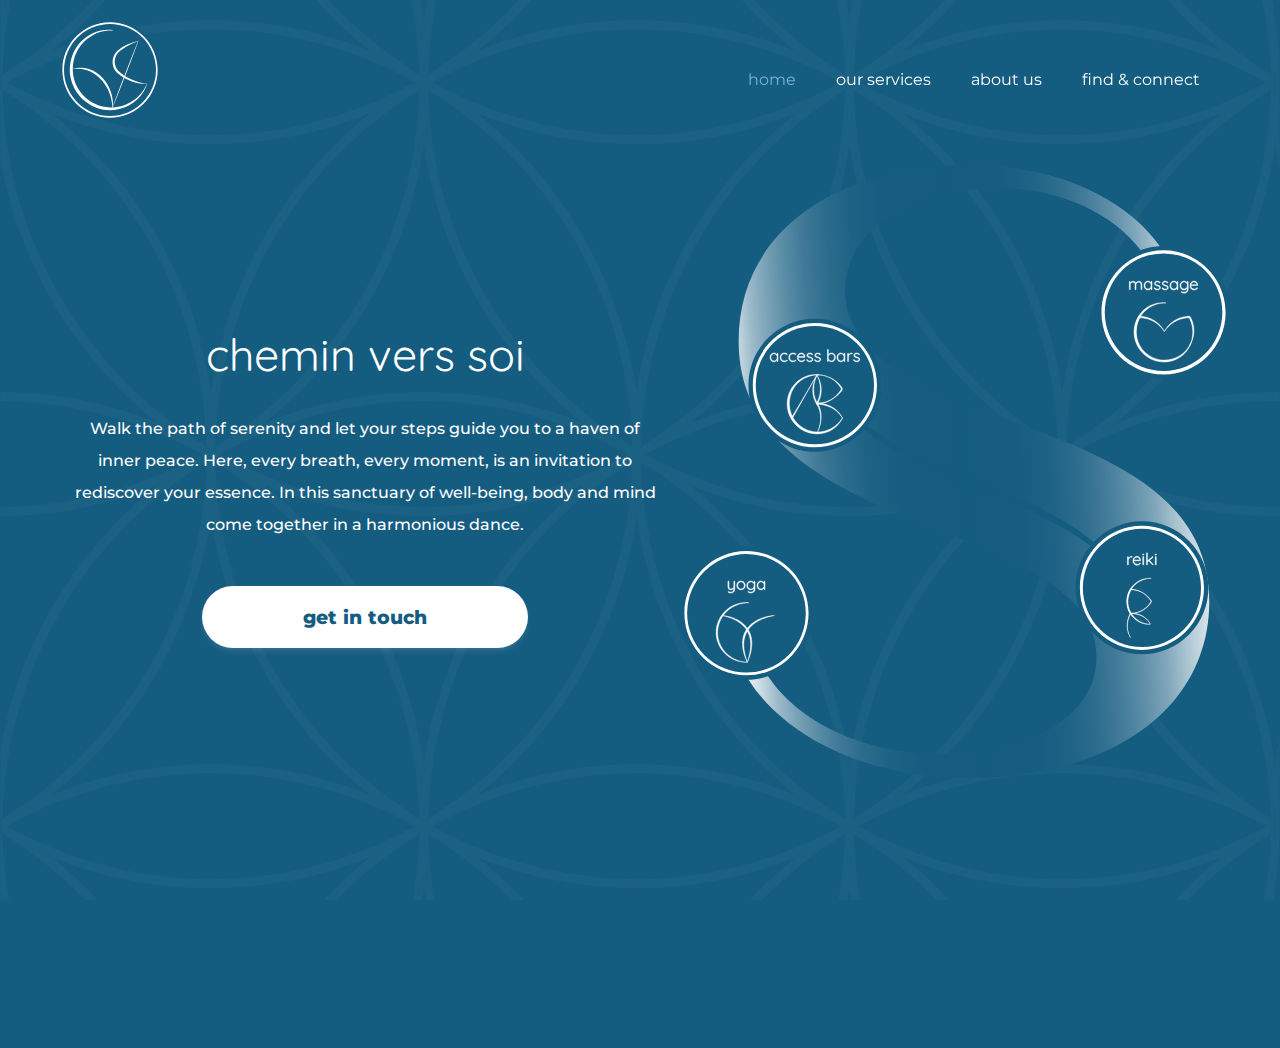
<file: index.html>
<!DOCTYPE html>
<html lang="en">
  <head>
    <meta charset="UTF-8">
    <meta name="viewport" content="width=device-width, initial-scale=1.0">
    <meta name="description" content="Chemin vers soi – a wellness business by the seaside offering yoga, massage, energetic healing, and Access Bars, tailored for women seeking relaxation and balance.">
    <meta name="keywords" content="yoga, massage, wellness, energetic healing, seaside, relaxation, Access Bars, women">
    <meta name="author" content="Anthony">
    <title>chemin vers soi</title>
    <link rel="icon" type="image/png" sizes="32x32" href="assets/favicon_io/favicon-32x32.png">
    <link rel="icon" type="image/png" sizes="16x16" href="assets/favicon_io/favicon-16x16.png">
    <link rel="apple-touch-icon" sizes="180x180" href="assets/favicon_io/apple-touch-icon.png">
    <link rel="icon" type="image/x-icon" href="assets/favicon_io/favicon.ico">
    <link rel="preconnect" href="https://fonts.googleapis.com">
    <link rel="preconnect" href="https://fonts.gstatic.com" crossorigin>
    <link href="https://fonts.googleapis.com/css2?family=Montserrat:ital,wght@0,100..900;1,100..900&family=Quicksand:wght@300..700&display=swap" rel="stylesheet">
    <link rel="stylesheet" href="main.css">
</head>
<body>
    <div class="container">
        <header>
            <a href="index.html" class="logo noSelect">
                <img src="assets/compagny_logo.svg" alt="Chemin Vers Soi logo, featuring the acronym CVS shaped within a flower of life design, symbolizing a journey towards inner peace, balance, and personal well-being">
            </a>
            <nav >
                <input id="menu__toggle" type="checkbox" />
                <label class="menu__btn" for="menu__toggle">
                  <span></span>
                </label>
                <ul class="menu_box">
                    <li><a href="index.html" class="active noSelect">home</a></li>
                    <li><a href="our_services.html" class="noSelect">our services</a></li>
                    <li><a href="about_us.html" class="noSelect">about us</a></li>
                    <li><a href="find-and-connect.html" class="noSelect">find & connect</a></li>
                </ul>
            </nav>
        </header>
        <div class="main_body">
            <main>
                <div>
                    <h1>chemin vers soi</h1>
                    <p class="subhead">Walk the path of serenity and let your steps guide you to a haven of inner peace. Here, every breath, every moment, is an invitation to rediscover your essence. In this sanctuary of well-being, body and mind come together in a harmonious dance.</p>
                </div>
                <a href="find-and-connect.html#contact-form-section" class="call-to-action noSelect">get in touch</a>
            </main>
            <img src="assets/service_logo-background.svg" class="service_logo" alt="Illustrative graphic showcasing the range of services offered by Chemin Vers Soi">
        </div>
    </div>
    <footer>
        <div class="footer-icons">
          <a href="https://www.facebook.com" target="_blank">
            <img src="assets/facebook_icon.svg" alt="Facebook Icon">
          </a>
          <a href="https://www.instagram.com" target="_blank">
            <img src="assets/instagram_icon.svg" alt="Instagram Icon">
          </a>
          <a href="https://www.whatsapp.com" target="_blank">
            <img src="assets/whatsapp_icon.svg" alt="WhatsApp Icon">
          </a>
        </div>
        <p class="footer-text">© copyright chemin vers soi</p>
      </footer>
</body>
</html>
</file>
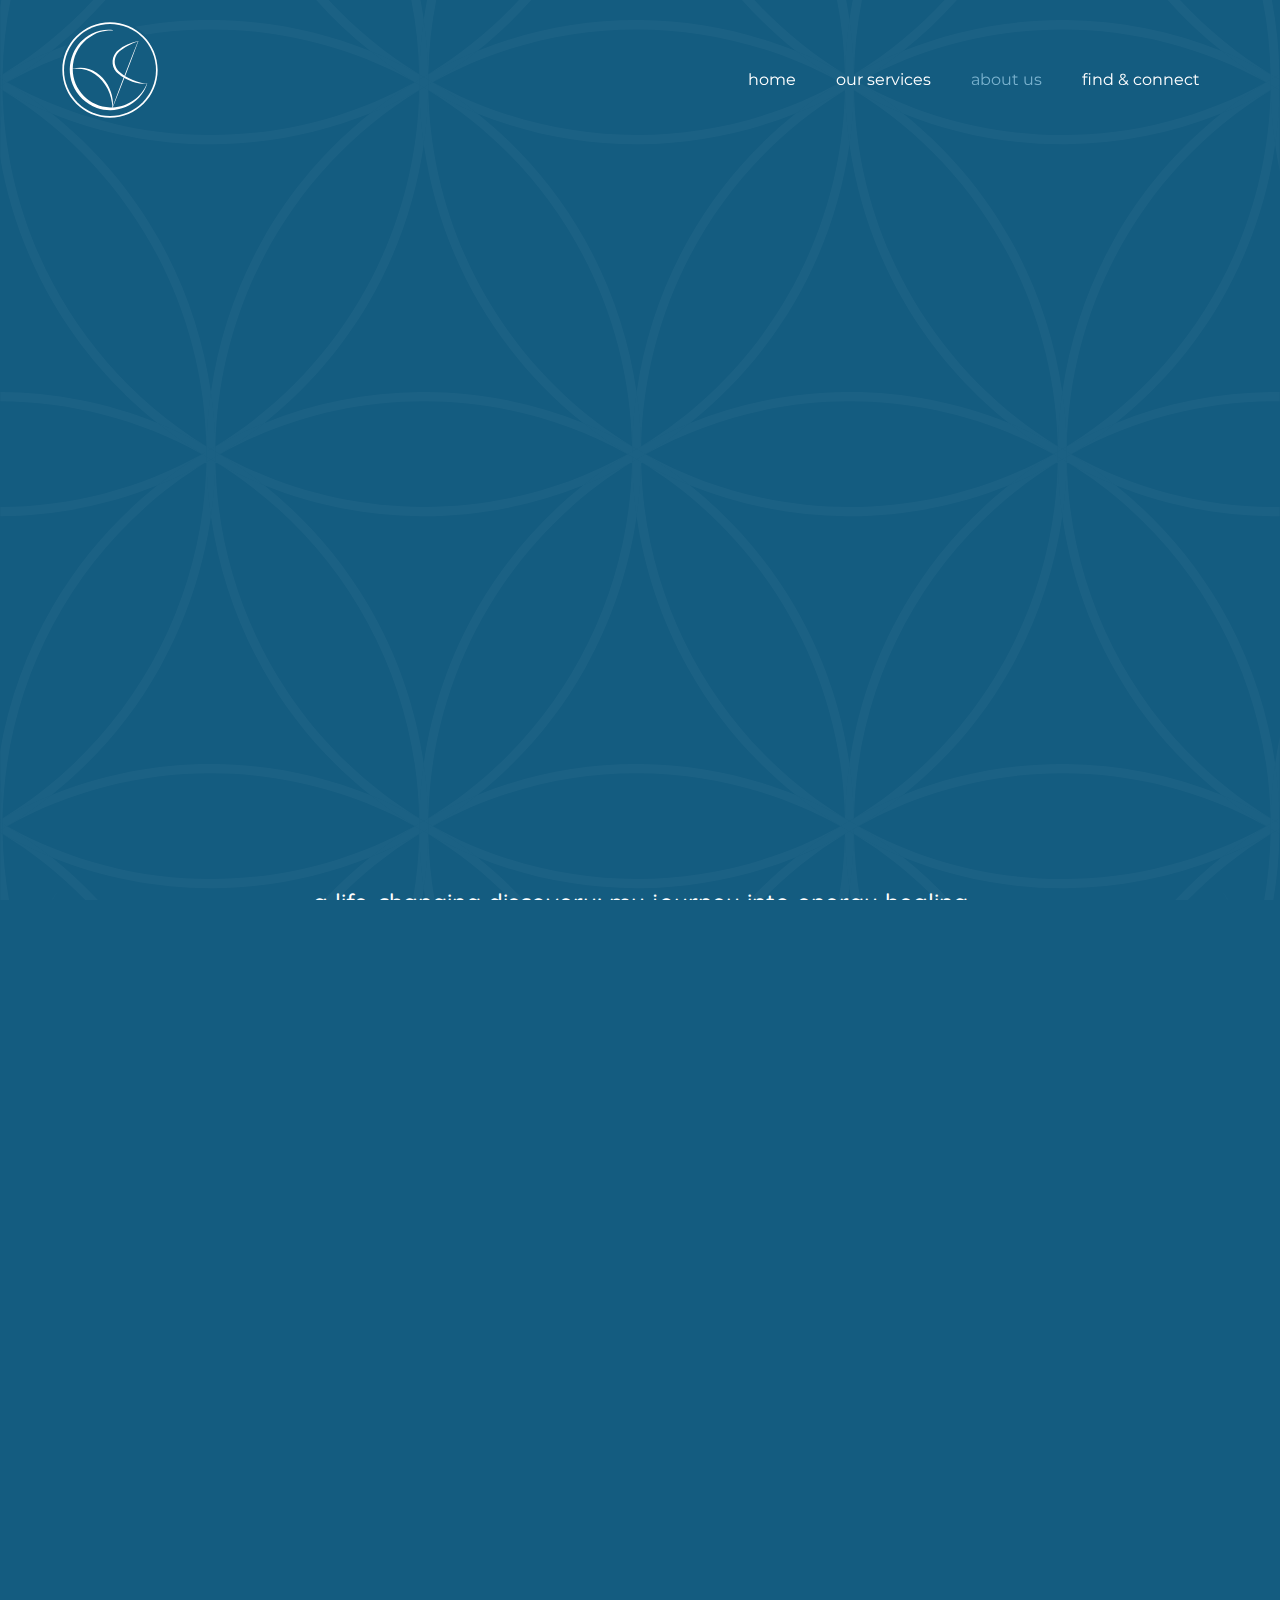
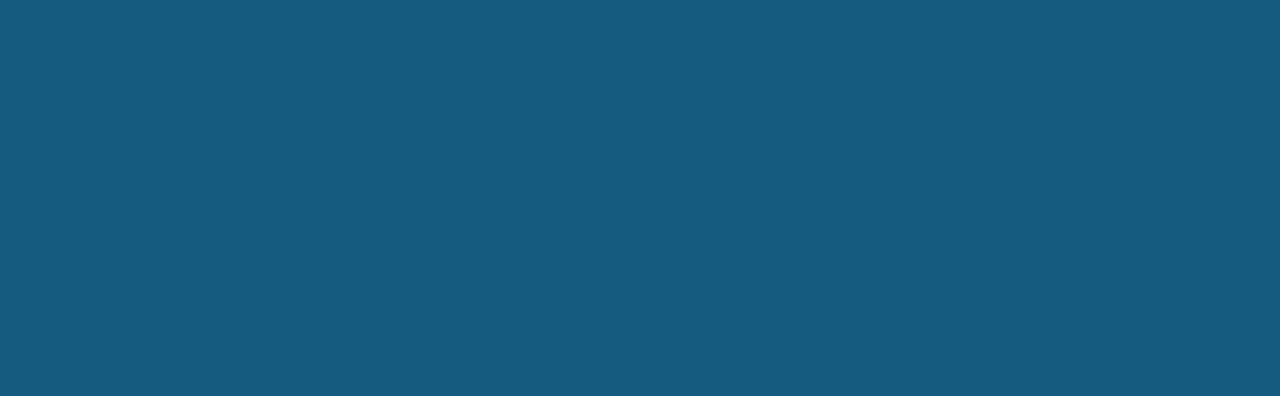
<file: about_us.html>
<!DOCTYPE html>
<html lang="en">
    <head>
        <meta charset="UTF-8">
        <meta name="viewport" content="width=device-width, initial-scale=1.0">
        <meta name="description" content="Chemin vers soi – a wellness business by the seaside offering yoga, massage, energetic healing, and Access Bars, tailored for women seeking relaxation and balance.">
        <meta name="keywords" content="yoga, massage, wellness, energetic healing, seaside, relaxation, Access Bars, women">
        <meta name="author" content="Anthony">
        <title>chemin vers soi</title>
        <link rel="icon" type="image/png" sizes="32x32" href="assets/favicon_io/favicon-32x32.png">
        <link rel="icon" type="image/png" sizes="16x16" href="assets/favicon_io/favicon-16x16.png">
        <link rel="apple-touch-icon" sizes="180x180" href="assets/favicon_io/apple-touch-icon.png">
        <link rel="icon" type="image/x-icon" href="assets/favicon_io/favicon.ico">
        <link rel="preconnect" href="https://fonts.googleapis.com">
        <link rel="preconnect" href="https://fonts.gstatic.com" crossorigin>
        <link href="https://fonts.googleapis.com/css2?family=Montserrat:ital,wght@0,100..900;1,100..900&family=Quicksand:wght@300..700&display=swap" rel="stylesheet">
        <link rel="stylesheet" href="main.css">
    </head>
<body>
    <div class="container">
        <header>
            <a href="index.html" class="logo noSelect">
                <img src="assets/compagny_logo.svg" alt="Chemin Vers Soi logo, featuring the acronym CVS shaped within a flower of life design, symbolizing a journey towards inner peace, balance, and personal well-being">
            </a>
            <nav>
                <input id="menu__toggle" type="checkbox" />
                <label class="menu__btn" for="menu__toggle">
                    <span></span>
                </label>
                <ul class="menu_box">
                    <li><a href="index.html" class="noSelect">home</a></li>
                    <li><a href="our_services.html" class="noSelect">our services</a></li>
                    <li><a href="about_us.html" class="active noSelect">about us</a></li>
                    <li><a href="find-and-connect.html">find & connect</a></li>
                </ul>
            </nav>
        </header>
        <div class="about_us-body">
            <main>
                <div class="video-container">
                    <iframe width="560" height="315" src="https://www.youtube.com/embed/FzdnwUxKiLg?si=b0v4TK4D9fGSo-lP" frameborder="0" allow="accelerometer; autoplay; clipboard-write; encrypted-media; gyroscope; picture-in-picture; web-share" referrerpolicy="strict-origin-when-cross-origin" allowfullscreen  title=" YouTube video player. Kundalini yoga presentation video showing a mix of personal explanation and workshop demonstrations"></iframe>
                </div>
                <div class="about_us-text">
                    <h2>a life-changing discovery: my journey into energy healing</h2>
                    <p>My journey into the world of energetic healing wasn’t something I expected. Like many, I once lived a life full of routines, responsibilities, and the constant chase for more. I was always busy, but something inside me felt unfulfilled, as if there was a missing piece I couldn't quite place. That’s when I stumbled upon something that would forever change my life—energy healing. It all started during a particularly challenging time in my life. I felt disconnected from my body, mentally overwhelmed, and emotionally drained. A close friend recommended a Reiki session, and honestly, I was skeptical at first. I didn’t understand the concept, but curiosity got the best of me, and I decided to give it a try. I remember the first session like it was yesterday—the calm energy, the peaceful atmosphere, and a sense of weight lifting off my shoulders. It felt as if something deep within me had shifted, and I had only just begun to explore the incredible potential of energy healing.</p>
                    <h2>the deep connection between mind, body, and energy</h2>
                    <p>Over time, I became more immersed in these practices. I trained in Reiki, Access Bars, and even studied massage therapy. What I realized was profound: Healing doesn’t only  happen in a physical sense; it also happens on an energetic level, deep within us, where our thoughts, emotions, and past experiences create imbalances that can hold us back. I learned that the body and mind are intricately connected, and when one suffers, the other does too.
                    As my own life began to transform, I felt a deep calling to share these practices with others. I wanted to create a space where people could feel safe, supported, and understood. A place where they could experience the healing I had found. That’s how [Business Name] came to be—a sanctuary for people seeking balance, peace, and healing, just as I had sought for myself.</p>
                    <h2>a sanctuary for healing: guiding others on their journey</h2>
                    <p>Through the therapies I offer, I strive to create an environment where you can truly reconnect with yourself. It’s not about fixing you—it’s about helping you find your natural state of well-being, releasing the blockages that no longer serve you, and empowering you to live with more clarity, calm, and confidence.
                        At the heart of this journey is the belief that healing is a personal, transformative process. Each person’s path is unique, and I’m here to walk alongside you, supporting you with the tools and practices that helped me change my own life.
                        It’s an honor to share this space with you. Whether you’re here to release stress, heal old wounds, or simply find a sense of inner peace, I’m here to guide you every step of the way.</p>
                </div>    
            </main>
        </div>
    </div>
    <footer>
        <div class="footer-icons">
          <a href="https://www.facebook.com" target="_blank">
            <img src="assets/facebook_icon.svg" alt="Facebook Icon">
          </a>
          <a href="https://www.instagram.com" target="_blank">
            <img src="assets/instagram_icon.svg" alt="Instagram Icon">
          </a>
          <a href="https://www.whatsapp.com" target="_blank">
            <img src="assets/whatsapp_icon.svg" alt="WhatsApp Icon">
          </a>
        </div>
        <p class="footer-text">© copyright chemin vers soi</p>
      </footer>
</body>
</html>
</file>
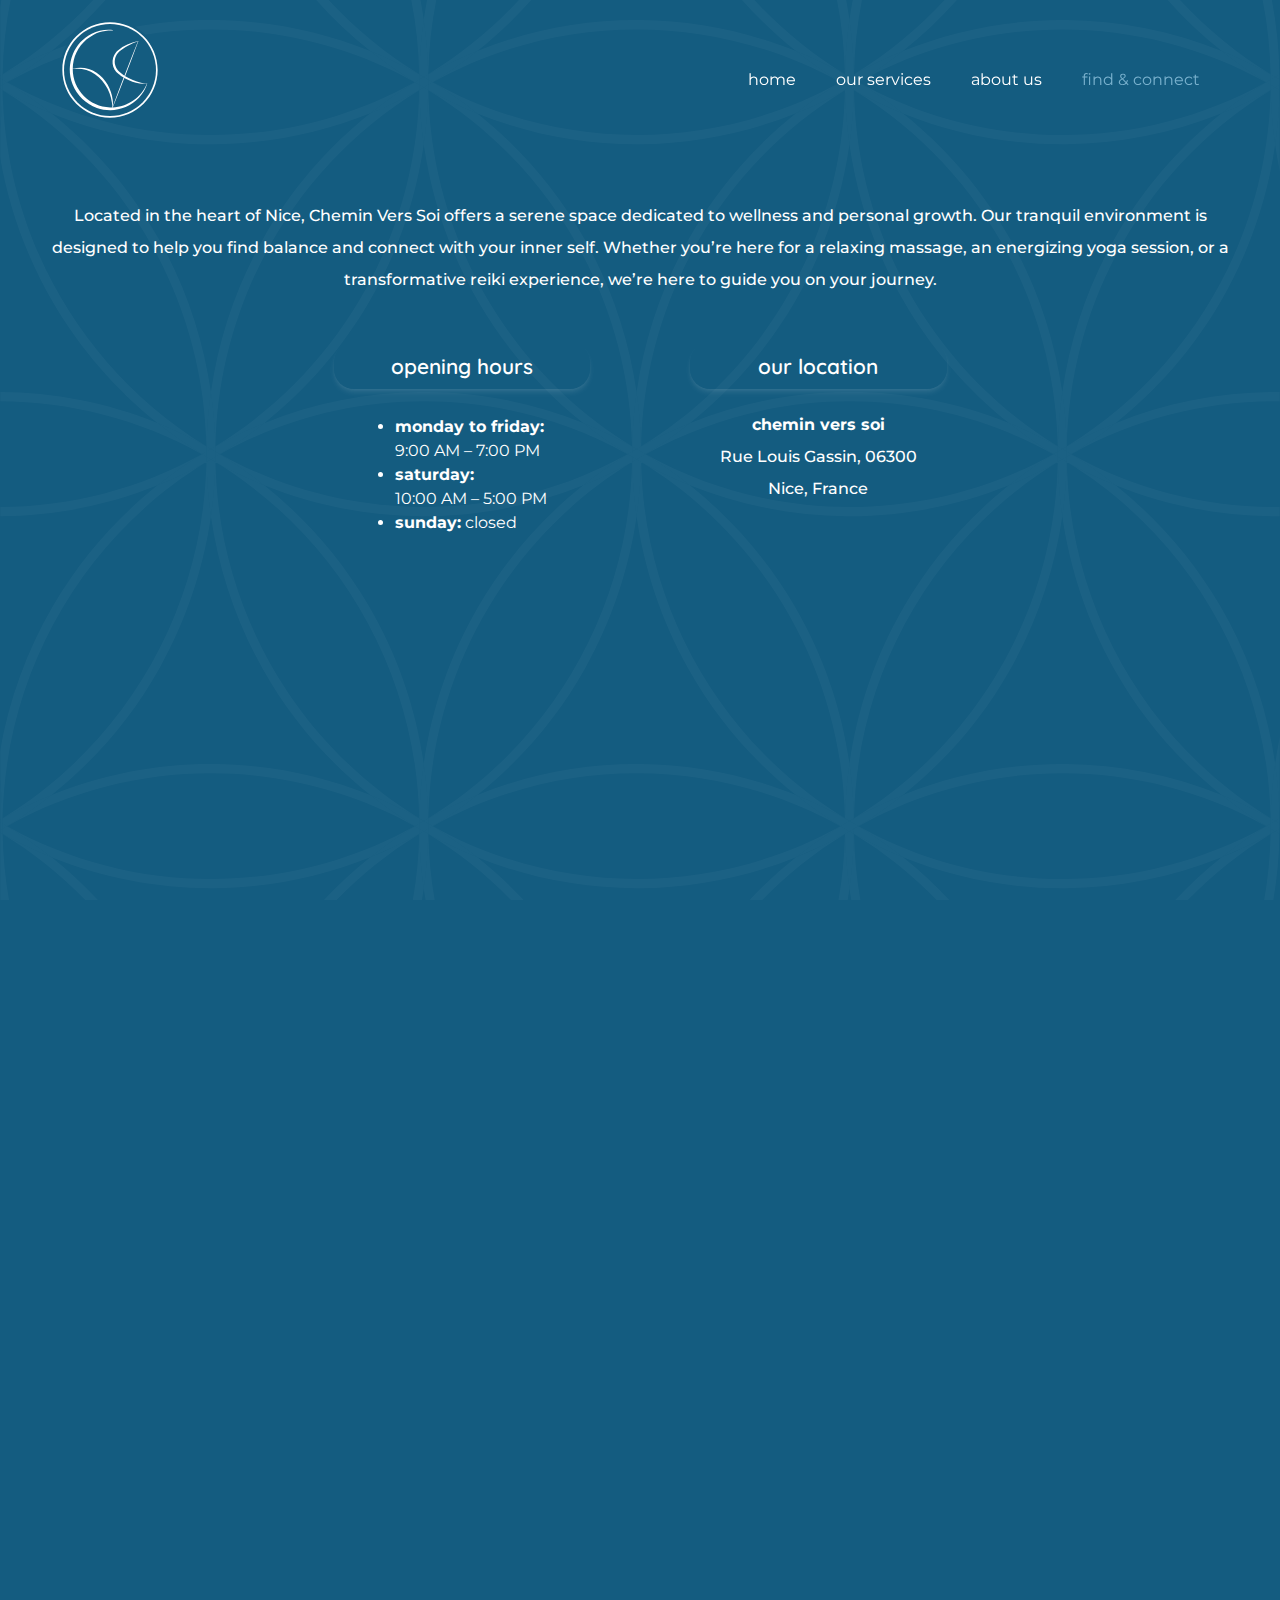
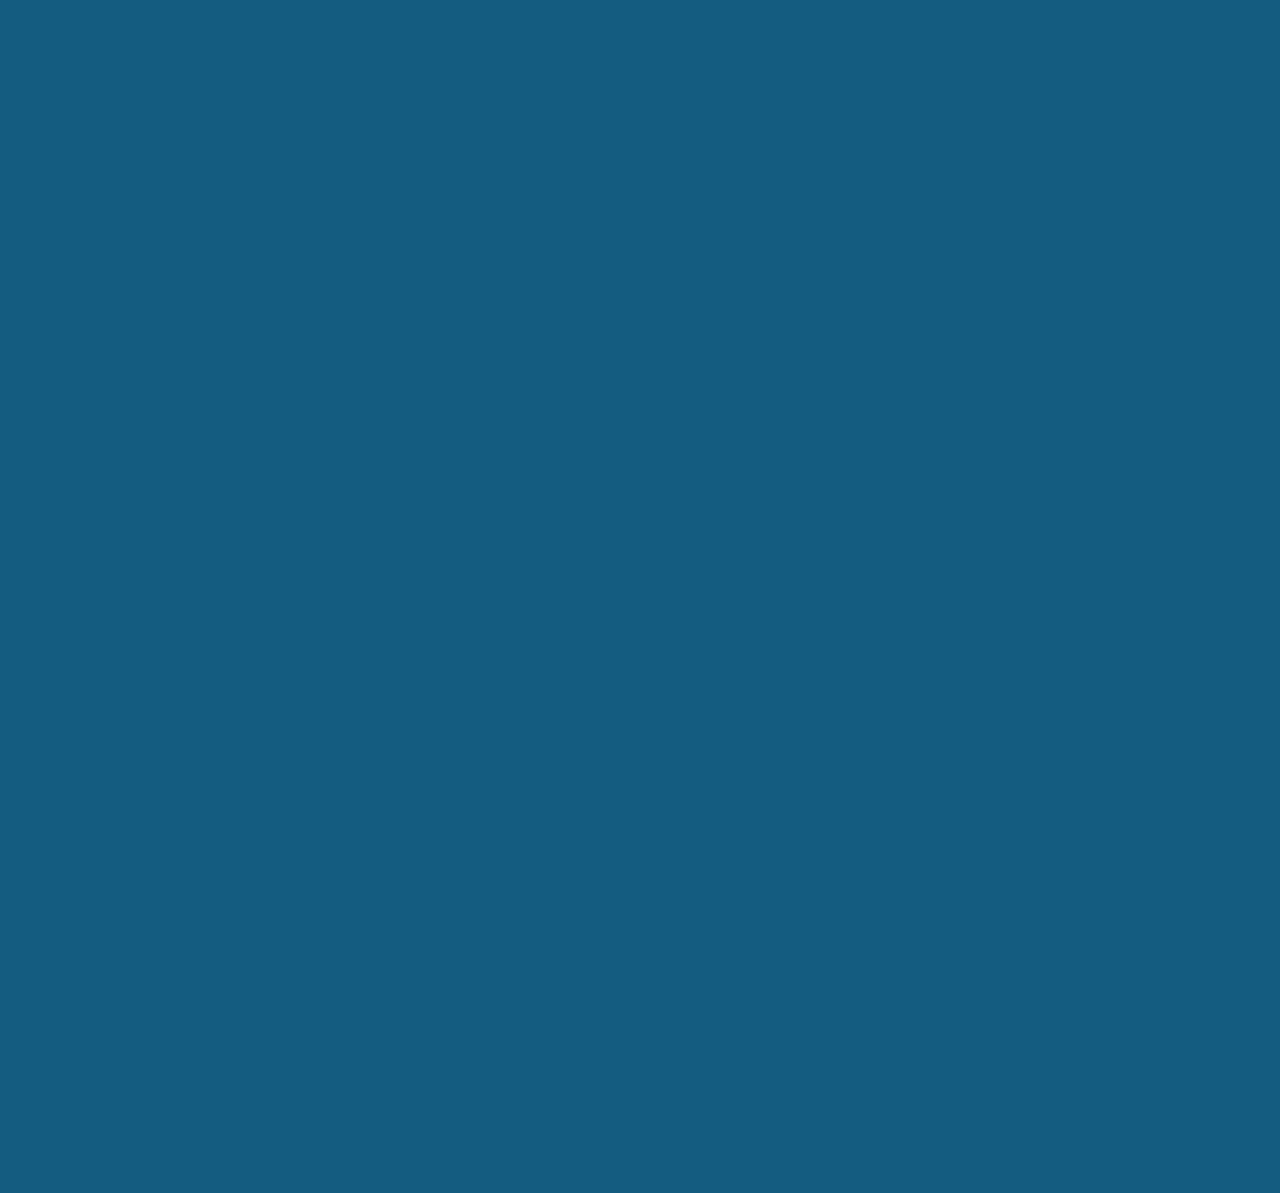
<file: find-and-connect.html>
<!DOCTYPE html>
<html lang="en">
    <head>
        <meta charset="UTF-8">
        <meta name="viewport" content="width=device-width, initial-scale=1.0">
        <meta name="description" content="Chemin vers soi – a wellness business by the seaside offering yoga, massage, energetic healing, and Access Bars, tailored for women seeking relaxation and balance.">
        <meta name="keywords" content="yoga, massage, wellness, energetic healing, seaside, relaxation, Access Bars, women">
        <meta name="author" content="Anthony">
        <title>chemin vers soi</title>
        <link rel="icon" type="image/png" sizes="32x32" href="assets/favicon_io/favicon-32x32.png">
        <link rel="icon" type="image/png" sizes="16x16" href="assets/favicon_io/favicon-16x16.png">
        <link rel="apple-touch-icon" sizes="180x180" href="assets/favicon_io/apple-touch-icon.png">
        <link rel="icon" type="image/x-icon" href="assets/favicon_io/favicon.ico">
        <link rel="preconnect" href="https://fonts.googleapis.com">
        <link rel="preconnect" href="https://fonts.gstatic.com" crossorigin>
        <link href="https://fonts.googleapis.com/css2?family=Montserrat:ital,wght@0,100..900;1,100..900&family=Quicksand:wght@300..700&display=swap" rel="stylesheet">
        <link rel="stylesheet" href="main.css">
    </head>
<body>
    <div class="container">
        <header>
            <a href="index.html" class="logo noSelect">
                <img src="assets/compagny_logo.svg" alt="Chemin Vers Soi logo, featuring the acronym CVS shaped within a flower of life design, symbolizing a journey towards inner peace, balance, and personal well-being">
            </a>
            <nav>
                <input id="menu__toggle" type="checkbox" />
                <label class="menu__btn" for="menu__toggle">
                    <span></span>
                </label>
                <ul class="menu_box">
                    <li><a href="index.html" class="noSelect">home</a></li>
                    <li><a href="our_services.html" class="noSelect">our services</a></li>
                    <li><a href="about_us.html">about us</a></li>
                    <li><a href="find-and-connect.html" class="active noSelect">find & connect</a></li>
                </ul>
            </nav>
        </header>
        <div class="location-body">
            <main>
                <p>Located in the heart of Nice, Chemin Vers Soi offers a serene space dedicated to wellness and personal growth. Our tranquil environment is designed to help you find balance and connect with your inner self. Whether you’re here for a relaxing massage, an energizing yoga session, or a transformative reiki experience, we’re here to guide you on your journey.</p>
                <div class="op_loc">
                    <div class="opening">
                    <h2> opening hours</h2>
                    <ul>
                        <li><strong>monday to friday:</strong><br>9:00 AM – 7:00 PM</li>
                        <li><strong>saturday:</strong><br> 10:00 AM – 5:00 PM</li>
                        <li><strong>sunday:</strong> closed</li>
                    </ul> 
                    </div>
                    <div class="location">
                        <h2>our location</h2>
                        <p><strong>chemin vers soi</strong><br>Rue Louis Gassin, 06300 Nice, France</p>
                    </div>
                </div>
                <iframe class="map-container" src="https://www.google.com/maps/embed?pb=!1m18!1m12!1m3!1d2884.6956836758736!2d7.272711376532447!3d43.69608964965514!2m3!1f0!2f0!3f0!3m2!1i1024!2i768!4f13.1!3m3!1m2!1s0x12cddaa30406294f%3A0x3134bce04caae4c!2sRue%20Louis%20Gassin%2C%2006300%20Nice%2C%20France!5e0!3m2!1sen!2suk!4v1735330903456!5m2!1sen!2suk" width="600" height="450" style="border:0;" allowfullscreen="" loading="lazy" referrerpolicy="no-referrer-when-downgrade" title="Map showing a location in Rue Louis Gassin, Nice, France."></iframe>
                <p>Browse through our gallery to get a feel for the space. From our welcoming reception area to our peaceful treatment rooms, we invite you to explore the environment where your wellness journey begins.</p>
                <div class="carousel">
                        <div class="wrapper">
                            <div class="slider">
                                <img id="slide-1" src="assets/location_image.jpg" alt="Aerial view of a coastal area featuring the sea, a sandy beach, boats on the water, and houses lining the shoreline, creating a peaceful and scenic landscape">
                                <img id="slide-2" src="assets/street2_image.jpg" alt="Street view showcasing a yellow building from a walker's perspective, with no people around, evoking a quiet, tranquil atmosphere in the city">
                                <img id="slide-3" src="assets/street_image.jpg" alt="Empty street lined with houses, capturing a serene and peaceful scene with no people in sight, highlighting the beauty of the residential area">
                                <img id="slide-4" class="building" src="assets/business_house.jpg" alt="The blue business house surrounded by lush greenery, located on a quiet street alongside other buildings, offering a calm and welcoming environment for holistic services">
                            </div>
                            <div class="nav-img">
                                <a href="#slide-1" class="noSelect">
                                    <img src="assets/location_image.jpg" alt="Aerial view of a coastal area featuring the sea, a sandy beach, boats on the water, and houses lining the shoreline, creating a peaceful and scenic landscape">
                                </a>
                                <a href="#slide-2" class="noSelect">
                                    <img src="assets/street2_image.jpg" alt="Street view showcasing a yellow building from a walker's perspective, with no people around, evoking a quiet, tranquil atmosphere in the city">
                                </a>
                                <a href="#slide-3" class="noSelect">
                                    <img src="assets/street_image.jpg" alt="Empty street lined with houses, capturing a serene and peaceful scene with no people in sight, highlighting the beauty of the residential area">
                                </a>
                                <a href="#slide-4" class="noSelect">
                                    <img class="building" src="assets/business_house.jpg" alt="The blue business house surrounded by lush greenery, located on a quiet street alongside other buildings, offering a calm and welcoming environment for holistic services">
                                </a>
                            </div>
                        </div>
                        <div class="wrapper_2">
                            <div class="slider_2">
                                <img id="slide_1" src="assets/access-bars_image.jpg" alt="Therapist performing an Access Bars treatment with hands gently hovering over a client's head, creating a calming energy flow">
                                <img id="slide_2" src="assets/massage_image.jpg" alt="Close-up of a therapist using a massage roller stick on a client's back to release tension and promote relaxation">
                                <img id="slide_3" src="assets/reiki_image.jpg" alt="Reiki session where the therapist is gently pulling a client's head to one side while providing energy healing on the trapezius area">
                                <img id="slide_4" class="building" src="assets/yoga_image.jpg" alt="Woman performing a seated yoga twist on a mat in a peaceful, wooden yoga studio">
                            </div>
                            <div class="nav-img">
                                <a href="#slide_1" class="noSelect">
                                    <img src="assets/access-bars_image.jpg" alt="Therapist performing an Access Bars treatment with hands hovering over a client's head">
                                </a>
                                <a href="#slide_2" class="noSelect">
                                    <img src="assets/massage_image.jpg" alt="Close-up of a massage roller stick being used on a client's back for tension release">
                                </a>
                                <a href="#slide_3" class="noSelect">
                                    <img src="assets/reiki_image.jpg" alt="Reiki therapy session focusing on the client's head and trapezius area for energy healing">
                                </a>
                                <a href="#slide_4" class="noSelect">
                                    <img class="building" src="assets/yoga_image.jpg" alt="Woman stretching in a seated yoga twist in a serene yoga studio">
                                </a>
                            </div>
                        </div>
                    </div>
                        <div class="container-contact" id="contact-form-section">
                            <h2>get in touch</h2>
                            <p>We’d love to hear from you! Whether you have a question about our services, want to book an appointment, or need more information, feel free to reach out. We’re here to help you on your journey to well-being.</p>        
                            <form>
                                <div class="form-group">
                                    <label for="firstname">first name*</label>
                                    <input type="text" name="firstname" id="firstname" required class="form-element"/>
                                </div>
                                <div class="form-group">
                                    <label for="lastname">last name*</label>
                                    <input type="text" name="lastname" id="lastname" required class="form-element"/>
                                </div>
                                <div class="form-group">
                                    <label for="email">email address*</label>
                                    <input type="email" name="email" id="email" required class="form-element"/>
                                </div>
                                <div class="form-group">
                                    <label for="phone">phone number</label>
                                    <input type="tel" name="phone" id="phone" class="form-element"/>
                                </div>                                 
                                <div class="form-group full">
                                    <label for="message">how can we assist you?</label>
                                    <textarea name="message" id="message" class="form-element" placeholder="Tell us what you're looking for (e.g., booking a service, more information)..."></textarea>
                                </div>            
                                <div class="submit-group">
                                    <input type="submit" value="send message" class="noSelect"/>
                                </div>
                            </form>
                        </div>
            </main>
        </div>
    </div>
    <footer>
        <div class="footer-icons">
          <a href="https://www.facebook.com" target="_blank">
            <img src="assets/facebook_icon.svg" alt="Facebook Icon">
          </a>
          <a href="https://www.instagram.com" target="_blank">
            <img src="assets/instagram_icon.svg" alt="Instagram Icon">
          </a>
          <a href="https://www.whatsapp.com" target="_blank">
            <img src="assets/whatsapp_icon.svg" alt="WhatsApp Icon">
          </a>
        </div>
        <p class="footer-text">© copyright chemin vers soi</p>
      </footer>
</body>
</html>
</file>
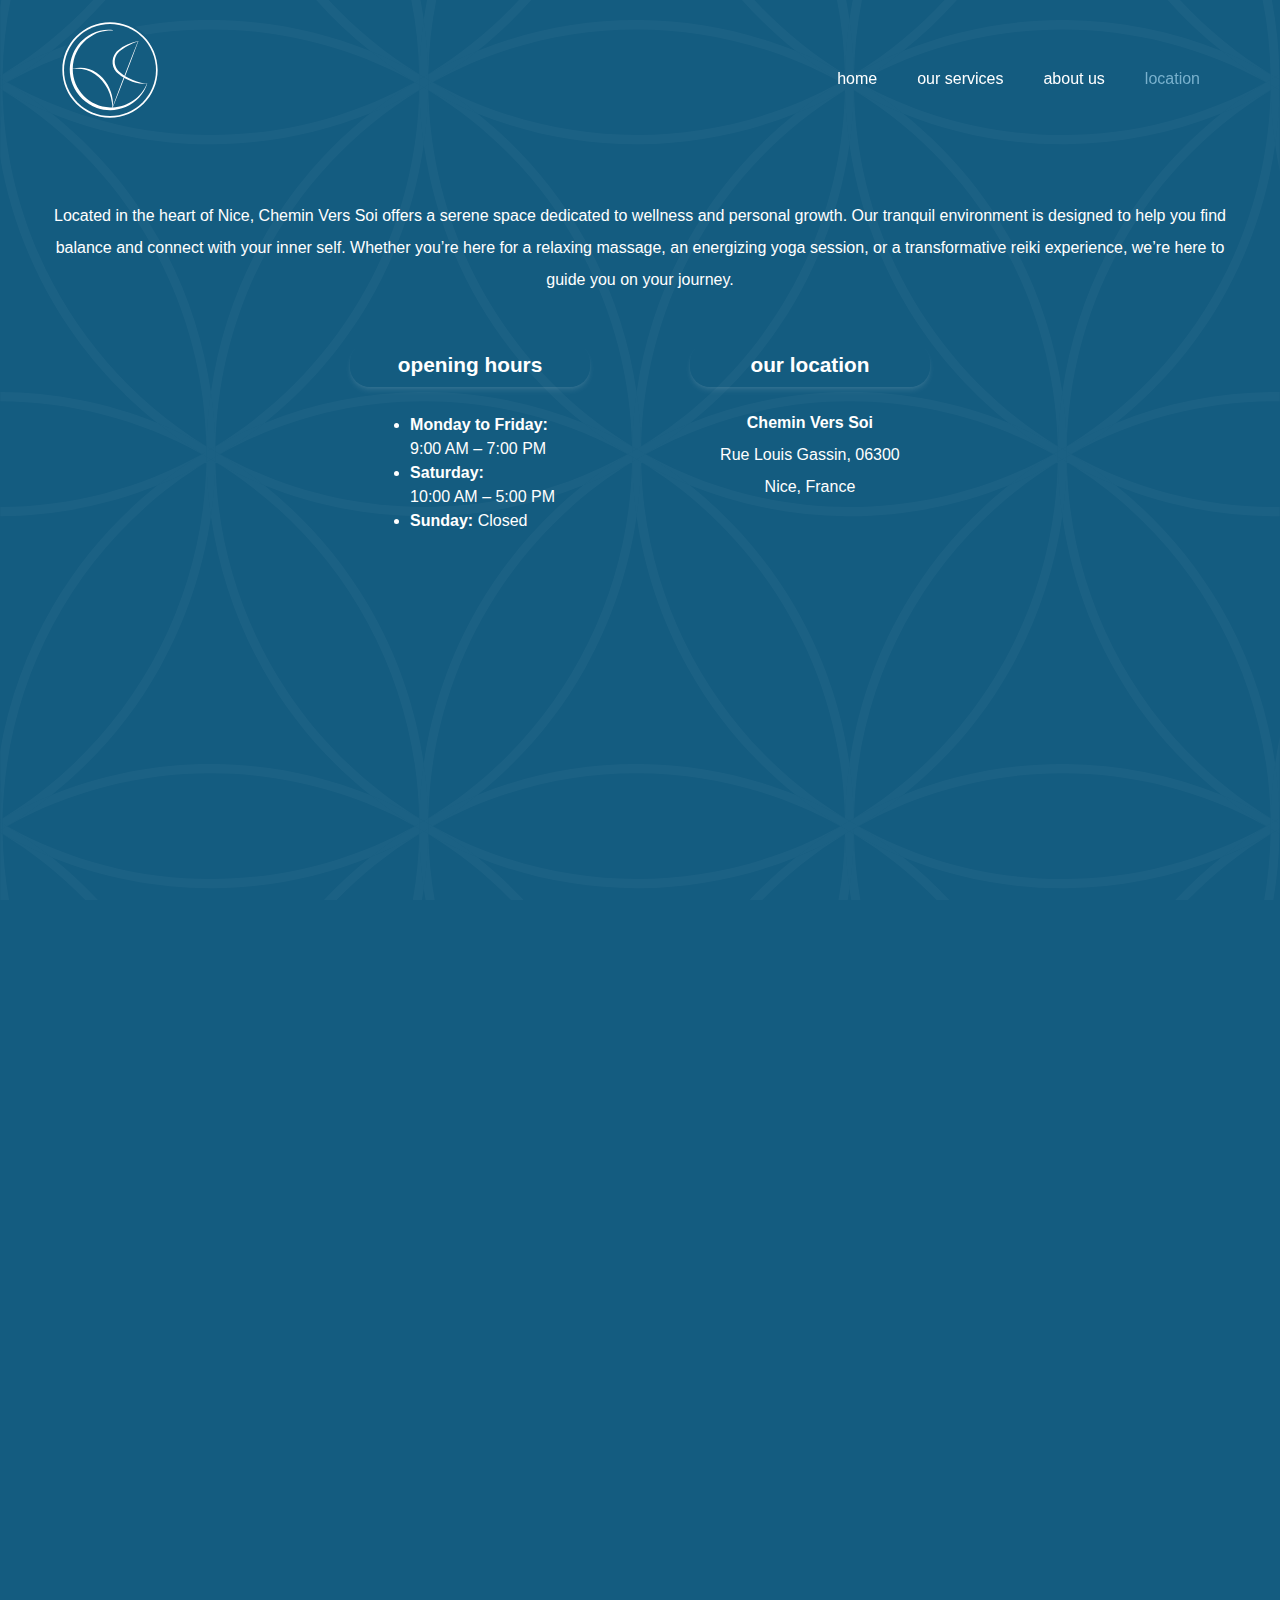
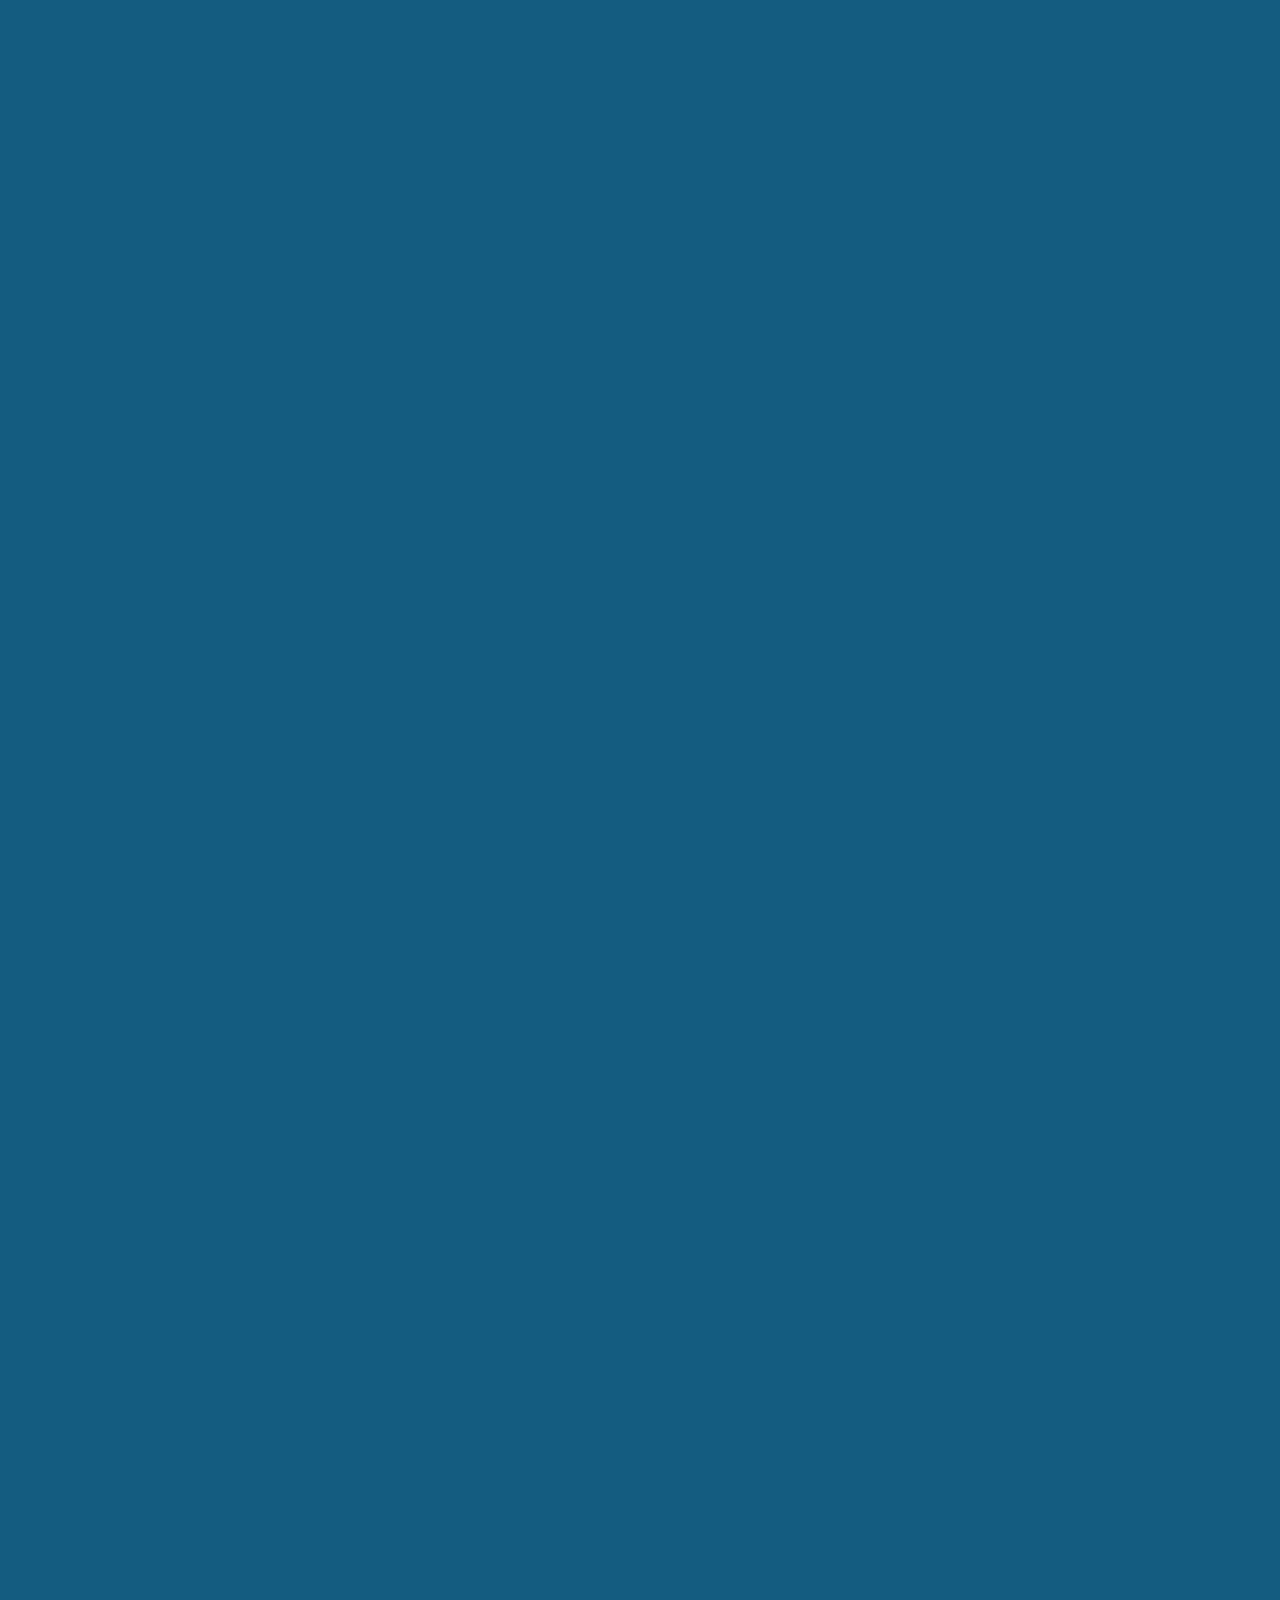
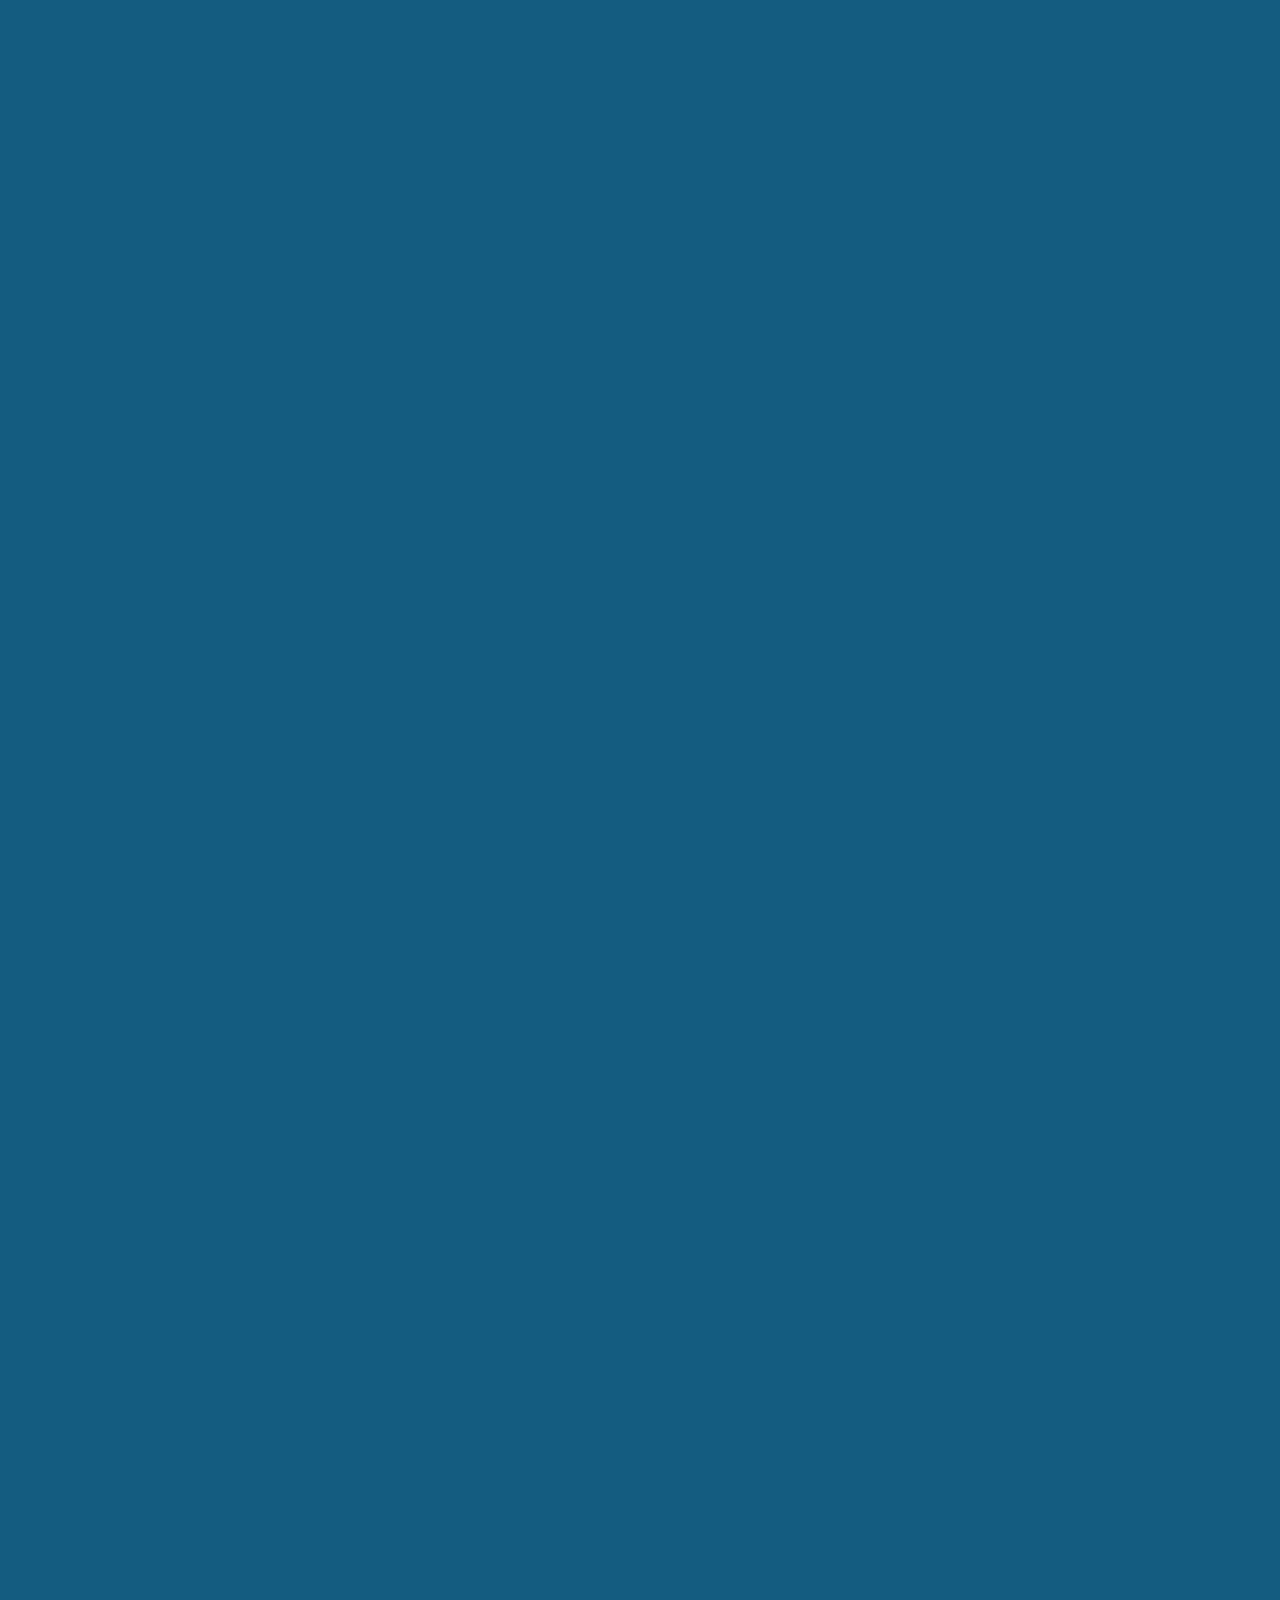
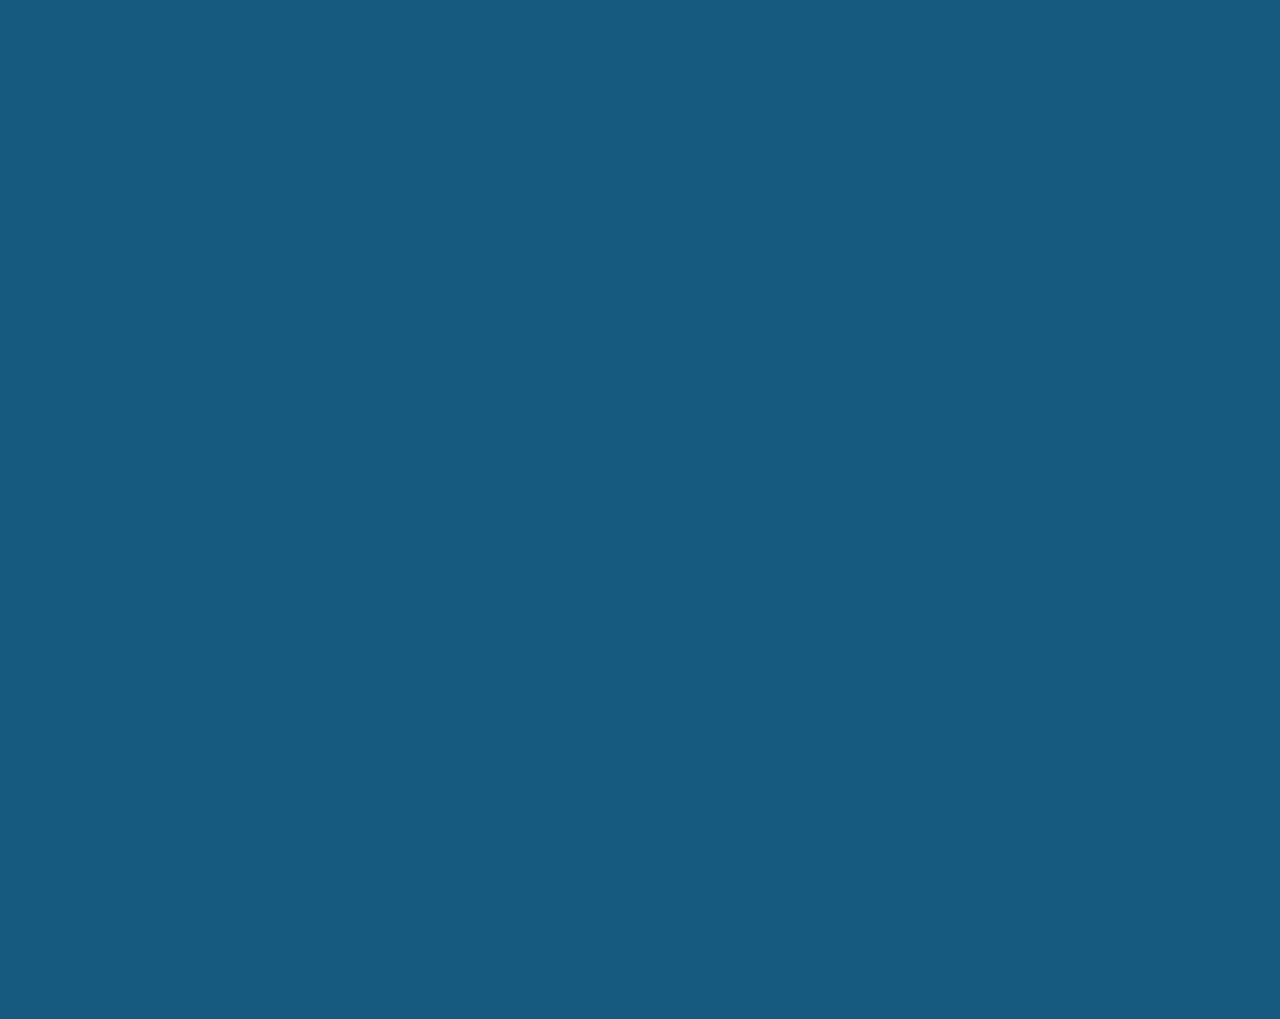
<file: location.html>
<!DOCTYPE html>
<html lang="en">
<head>
    <meta charset="UTF-8">
    <meta name="viewport" content="width=device-width, initial-scale=1.0">
    <title>location - Chemin Vers Soi</title>
    <link rel="stylesheet" href="main.css">
</head>
<body>
    <div class="container">
        <header>
            <a href="index.html" class="logo noSelect">
                <img src="assets/compagny_logo.svg" alt="Chemin Vers Soi Logo">
            </a>
            <nav>
                <input id="menu__toggle" type="checkbox" />
                <label class="menu__btn" for="menu__toggle">
                    <span></span>
                </label>
                <ul class="menu_box">
                    <li><a href="index.html" class="noSelect">home</a></li>
                    <li><a href="our_services.html" class="noSelect">our services</a></li>
                    <li><a href="about_us.html">about us</a></li>
                    <li><a href="location.html" class="active noSelect">location</a></li>
                </ul>
            </nav>
        </header>
        <div class="location-body">
            <main>
                <p>Located in the heart of Nice, Chemin Vers Soi offers a serene space dedicated to wellness and personal growth. Our tranquil environment is designed to help you find balance and connect with your inner self. Whether you’re here for a relaxing massage, an energizing yoga session, or a transformative reiki experience, we’re here to guide you on your journey.</p>
                <div class="op_loc">
                    <div class="opening">
                    <h2> opening hours</h2>
                    <ul>
                        <li><strong>Monday to Friday:</strong><br>9:00 AM – 7:00 PM</li>
                        <li><strong>Saturday:</strong><br> 10:00 AM – 5:00 PM</li>
                        <li><strong>Sunday:</strong> Closed</li>
                    </ul> 
                    </div>
                    <div class="location">
                        <h2>our location</h2>
                        <p><strong>Chemin Vers Soi</strong><br>Rue Louis Gassin, 06300 Nice, France</p>
                    </div>
                </div>
                <iframe class="map-container" src="https://www.google.com/maps/embed?pb=!1m18!1m12!1m3!1d2884.6956836758736!2d7.272711376532447!3d43.69608964965514!2m3!1f0!2f0!3f0!3m2!1i1024!2i768!4f13.1!3m3!1m2!1s0x12cddaa30406294f%3A0x3134bce04caae4c!2sRue%20Louis%20Gassin%2C%2006300%20Nice%2C%20France!5e0!3m2!1sen!2suk!4v1735330903456!5m2!1sen!2suk" width="600" height="450" style="border:0;" allowfullscreen="" loading="lazy" referrerpolicy="no-referrer-when-downgrade" title="Map showing a location in Rue Louis Gassin, Nice, France."></iframe>
                <p>Browse through our gallery to get a feel for the space. From our welcoming reception area to our peaceful treatment rooms, we invite you to explore the environment where your wellness journey begins.</p>
                <div class="carousel">
                        <div class="wrapper">
                            <div class="slider">
                                <img id="slide-1" src="assets/location_image.jpg" alt="Aerial view of a coastal area featuring the sea, a sandy beach, boats on the water, and houses lining the shoreline, creating a peaceful and scenic landscape">
                                <img id="slide-2" src="assets/street2_image.jpg" alt="Street view showcasing a yellow building from a walker's perspective, with no people around, evoking a quiet, tranquil atmosphere in the city">
                                <img id="slide-3" src="assets/street_image.jpg" alt="Empty street lined with houses, capturing a serene and peaceful scene with no people in sight, highlighting the beauty of the residential area">
                                <img id="slide-4" class="building" src="assets/business_house.jpg" alt="The blue business house surrounded by lush greenery, located on a quiet street alongside other buildings, offering a calm and welcoming environment for holistic services">
                            </div>
                            <div class="nav">
                                <a href="#slide-1" class="noSelect">
                                    <img src="assets/location_image.jpg" alt="Aerial view of a coastal area featuring the sea, a sandy beach, boats on the water, and houses lining the shoreline, creating a peaceful and scenic landscape">
                                </a>
                                <a href="#slide-2" class="noSelect">
                                    <img src="assets/street2_image.jpg" alt="Street view showcasing a yellow building from a walker's perspective, with no people around, evoking a quiet, tranquil atmosphere in the city">
                                </a>
                                <a href="#slide-3" class="noSelect">
                                    <img src="assets/street_image.jpg" alt="Empty street lined with houses, capturing a serene and peaceful scene with no people in sight, highlighting the beauty of the residential area">
                                </a>
                                <a href="#slide-4" class="noSelect">
                                    <img class="building" src="assets/business_house.jpg" alt="The blue business house surrounded by lush greenery, located on a quiet street alongside other buildings, offering a calm and welcoming environment for holistic services">
                                </a>
                            </div>
                        </div>
                        <div class="wrapper_2">
                            <div class="slider_2">
                                <img id="slide_1" src="assets/access-bars_image.jpg" alt="Therapist performing an Access Bars treatment with hands gently hovering over a client's head, creating a calming energy flow">
                                <img id="slide_2" src="assets/massage_image.jpg" alt="Close-up of a therapist using a massage roller stick on a client's back to release tension and promote relaxation">
                                <img id="slide_3" src="assets/reiki_image.jpg" alt="Reiki session where the therapist is gently pulling a client's head to one side while providing energy healing on the trapezius area">
                                <img id="slide_4" class="building" src="assets/yoga_image.jpg" alt="Woman performing a seated yoga twist on a mat in a peaceful, wooden yoga studio">
                            </div>
                            <div class="nav">
                                <a href="#slide_1" class="noSelect">
                                    <img src="assets/access-bars_image.jpg" alt="Therapist performing an Access Bars treatment with hands hovering over a client's head">
                                </a>
                                <a href="#slide_2" class="noSelect">
                                    <img src="assets/massage_image.jpg" alt="Close-up of a massage roller stick being used on a client's back for tension release">
                                </a>
                                <a href="#slide_3" class="noSelect">
                                    <img src="assets/reiki_image.jpg" alt="Reiki therapy session focusing on the client's head and trapezius area for energy healing">
                                </a>
                                <a href="#slide_4" class="noSelect">
                                    <img class="building" src="assets/yoga_image.jpg" alt="Woman stretching in a seated yoga twist in a serene yoga studio">
                                </a>
                            </div>
                        </div>
            </main>
        </div>
    </div>
</body>
</html>
</file>
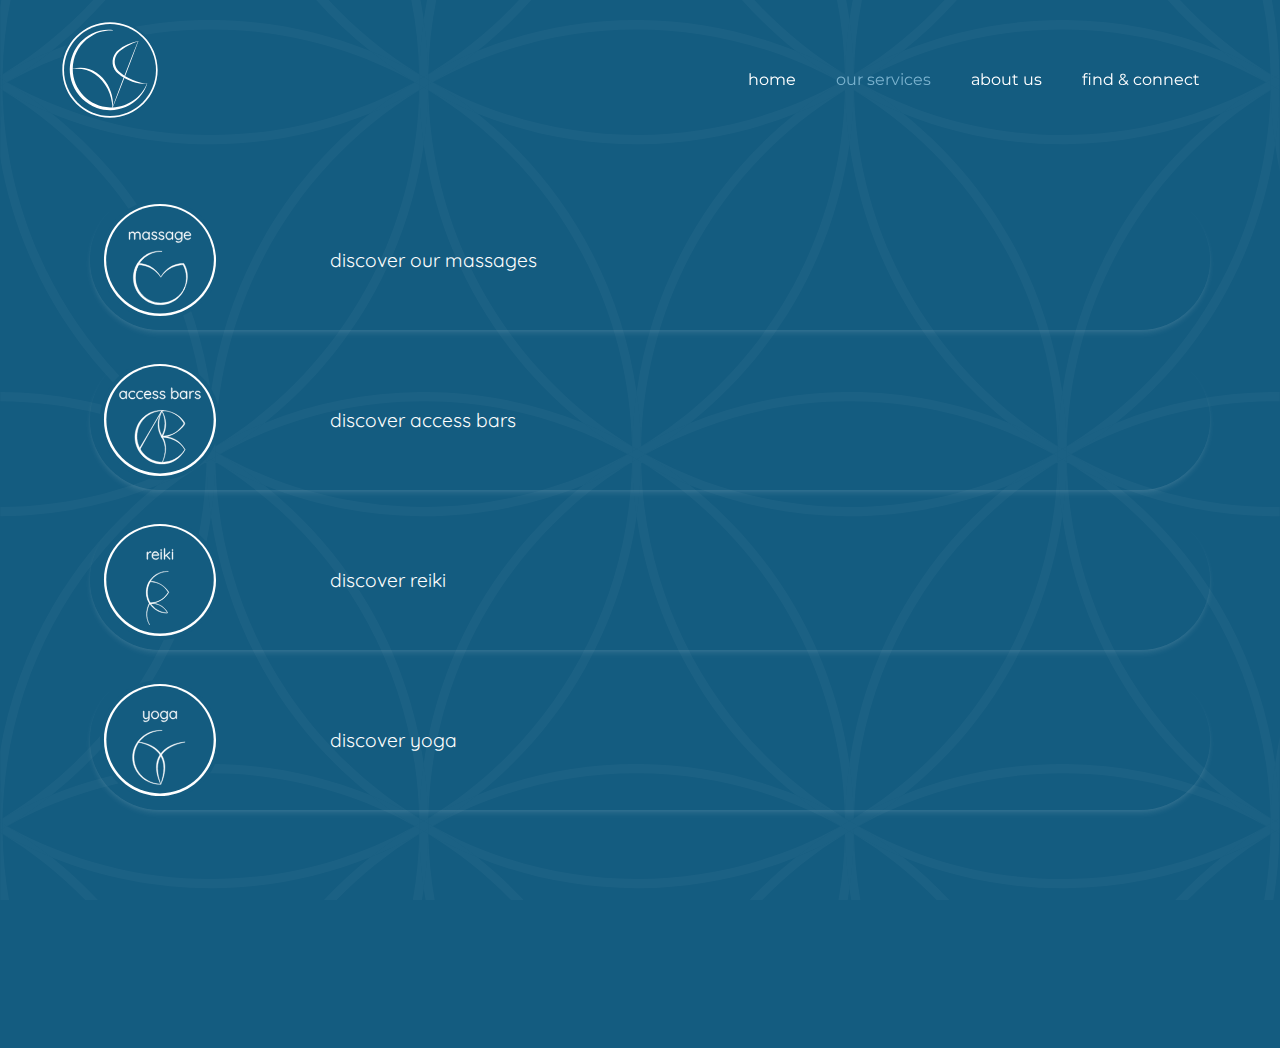
<file: our_services.html>
<!DOCTYPE html>
<html lang="en">
    <head>
        <meta charset="UTF-8">
        <meta name="viewport" content="width=device-width, initial-scale=1.0">
        <meta name="description" content="Chemin vers soi – a wellness business by the seaside offering yoga, massage, energetic healing, and Access Bars, tailored for women seeking relaxation and balance.">
        <meta name="keywords" content="yoga, massage, wellness, energetic healing, seaside, relaxation, Access Bars, women">
        <meta name="author" content="Anthony">
        <title>chemin vers soi</title>
        <link rel="icon" type="image/png" sizes="32x32" href="assets/favicon_io/favicon-32x32.png">
        <link rel="icon" type="image/png" sizes="16x16" href="assets/favicon_io/favicon-16x16.png">
        <link rel="apple-touch-icon" sizes="180x180" href="assets/favicon_io/apple-touch-icon.png">
        <link rel="icon" type="image/x-icon" href="assets/favicon_io/favicon.ico">
        <link rel="preconnect" href="https://fonts.googleapis.com">
        <link rel="preconnect" href="https://fonts.gstatic.com" crossorigin>
        <link href="https://fonts.googleapis.com/css2?family=Montserrat:ital,wght@0,100..900;1,100..900&family=Quicksand:wght@300..700&display=swap" rel="stylesheet">
        <link rel="stylesheet" href="main.css">
    </head>
<body>
    <div class="container">
        <header>
            <a href="index.html" class="logo noSelect">
                <img src="assets/compagny_logo.svg" alt="Chemin Vers Soi logo, featuring the acronym CVS shaped within a flower of life design, symbolizing a journey towards inner peace, balance, and personal well-being">
            </a>
            <nav>
                <input id="menu__toggle" type="checkbox" />
                <label class="menu__btn" for="menu__toggle">
                    <span></span>
                </label>
                <ul class="menu_box">
                    <li><a href="index.html" class="noSelect">home</a></li>
                    <li><a href="our_services.html" class="active noSelect">our services</a></li>
                    <li><a href="about_us.html" class="noSelect">about us</a></li>
                    <li><a href="find-and-connect.html" class="noSelect">find & connect</a></li>
                </ul>
            </nav>
        </header>
            <main>
                <div class="service_container">
                    <div class="main_services">
                        <div class="accordian">
                            <input type="checkbox" id="trigger_1"/>
                            <label for="trigger_1" class="noSelect">                    
                                <div class="massage">
                                    <img src="assets/massage_logo.svg" alt="Logo for massage services, designed with the letter M shaped within a flower of life pattern, symbolizing healing and relaxation through therapeutic touch">
                                <h2>discover our massages</h2>
                                </div>
                            </label>
                            <div class="box_1">
                                <p>Massage is a therapeutic practice that uses different techniques of soft tissue manipulation to improve health and well-being. Our massages offer a range of physical and mental benefits, promoting relaxation, pain relief, and improved circulation.</p>
                                <ul>
                                    <li><strong>swedish massage </strong>: full-body massage ideal for relaxation and stress relief.</li>
                                    <li><strong>deep tissue massage </strong>: focuses on releasing tension in deeper layers of muscles, perfect for chronic pain and stiffness.</li>
                                </ul> 
                            </div>
                            
                        </div>
                        <div class="accordian_2">
                            <input type="checkbox" id="trigger_2"/>
                            <label for="trigger_2" class="noSelect"> 
                                <div class="access">
                                    <img src="assets/access-bars_logo.svg" alt="Logo for Access Bars services, featuring the letters AB within a flower of life design, symbolizing energy work and mental clarity through gentle touch">
                                    <h2>discover access bars</h2>
                                </div>
                            </label>
                            <div class="box_2">
                                <p>Access Bars is an energy work technique that involves gentle touches to specific points on the head, helping to release mental and emotional blocks. It promotes relaxation, stress relief, and mental clarity, fostering a sense of peace and well-being.</p>
                                <ul>
                                    <li><strong>relaxation sessions</strong>: Monday afternoon, a deeply relaxing session that helps you unwind and clear your mind.</li>
                                    <li><strong>energy balancing</strong>: Thursday evenings, a session that focuses on balancing your energy to restore harmony.</li>
                                </ul> 
                            </div>                        
                        </div>
                        <div class="accordian_3">
                            <input type="checkbox" id="trigger_3"/>
                            <label for="trigger_3" class="noSelect"> 
                                <div class="reiki">
                                    <img src="assets/reiki_logo.svg" alt="Logo for Reiki services, with the letter R shaped inside a flower of life pattern, symbolizing spiritual healing and energy balance">
                                    <h2>discover reiki</h2>
                                </div>
                            </label>
                            <div class="box_3">
                                <p>Reiki is a Japanese healing technique that uses hands-on or near-body methods to channel energy and restore balance. It promotes physical, emotional, and spiritual healing, offering deep relaxation, stress relief, and improved well-being.</p>
                                <ul>
                                    <li><strong>gentle healing</strong>: Tuesday mornings, a gentle energy session that helps calm the mind and body.</li>
                                    <li><strong>restorative reiki</strong>: Friday evenings, a restorative session focused on rejuvenating the body and mind.</li>
                                </ul> 
                            </div>                        
                        </div>
                        <div class="accordian_4">   
                            <input type="checkbox" id="trigger_4"/>
                            <label for="trigger_4" class="noSelect"> 
                                <div class="yoga">
                                    <img src="assets/yoga_logo.svg" alt="Logo for Yoga services, featuring the letter Y within a flower of life design, representing the balance of body, mind, and spirit through yoga practice">
                                    <h2>discover yoga</h2>
                                </div>
                            </label>
                            <div class="box_4">
                                <p>Yoga is a practice that combines physical postures, breath control, and meditation to promote mental clarity and physical health. It helps increase flexibility, strength, and mindfulness, providing a balanced approach to overall well-being.</p>
                                <ul>
                                    <li><strong>hatha yoga</strong>: Monday evening, a session focused on traditional yoga postures and breathing techniques for relaxation.</li>
                                    <li><strong>vinyasa yoga</strong>: Thursday morning, a dynamic and fluid practice that links breath with movement.</li>
                                </ul> 
                            </div>                        
                        </div>
                    </div>
                 </div>      
            </main>
    </div>
    <footer>
        <div class="footer-icons">
          <a href="https://www.facebook.com" target="_blank">
            <img src="assets/facebook_icon.svg" alt="Facebook Icon">
          </a>
          <a href="https://www.instagram.com" target="_blank">
            <img src="assets/instagram_icon.svg" alt="Instagram Icon">
          </a>
          <a href="https://www.whatsapp.com" target="_blank">
            <img src="assets/whatsapp_icon.svg" alt="WhatsApp Icon">
          </a>
        </div>
        <p class="footer-text">© copyright chemin vers soi</p>
      </footer>
</body>
</html>
</file>
<file: main.css>
body, html {
    height: 100%;
    margin: 5px;
    background: url(assets/blue-background-flower-of-life_2.svg) no-repeat center; 
    background-size: cover;
    background-color: rgb(20, 92, 128);
    font-family: 'Montserrat', sans-serif;
    margin: 0;
    padding: 0;
    height: 100%;
    overflow-x: hidden;
}

h2 {
    font-weight: 500;
    color:white;
    font-family: 'Quicksand', sans-serif;
}


header {
    display: flex;
    justify-content: space-between;
    align-items: center;
    padding: 20px;
}

.logo {
    display: flex;
    align-items: center;
}

.logo img { 
    position: sticky;
    top: 10px;
    left: 10px;
    z-index: 100;
    width: 100px;
    height: auto;
}

                /* burger menu */
/* -----------------------------------------------*/
/* ---------------------------------------------- */
/* -----------------------------------------------*/
/* ---------------------------------------------- */

#menu__toggle {
    opacity: 0;
    position: fixed;
    z-index: 2000;
}

.menu__btn {
    display: block;
    position: fixed;
    top: auto;
    right: 10px;
    width: 26px;
    height: 26px;
    cursor: pointer;
    z-index: 2000;
}
.menu__btn > span,
.menu__btn > span::before,
.menu__btn > span::after {
    display: block;
    position: absolute;
    width: 100%;
    height: 2px;
    background-color: #fdfdfd;
    transition: 0.3s;
}

.menu__btn > span::before {
    content: '';
    top: -8px;
}

.menu__btn > span::after {
    content: '';
    top: 8px;
}

.menu_box {
    padding-top: 20px;
    padding-bottom: 20px;
    top: 100px;
    display: block;
    position: fixed;
    visibility: hidden;
    width: 200px;
    border-bottom-left-radius: 80px;
    border-top-left-radius: 80px;
    list-style: none;
    text-align: center;
    background-color: rgb(20, 92, 128);
    box-shadow: 1px 0px 6px rgba(255, 255, 255, 0.2);
    z-index: 1000;
    transition: transform 0.3s ease-in-out;
    transform: translateX(100%);
}

#menu__toggle:checked ~ .menu_box {
    visibility: visible;
    transform: translateX(0);
}

nav ul {
    list-style: none;
    display: block;
    list-style: none;
    margin: 0;
    padding: 0;
}

nav ul a {
    display: block;
    position: relative;
    padding: 15px;
    color: white;
    text-decoration: none;
    font-size: 1.2em;
}

nav ul a:hover {
    color: #79B1CD;
}

.menu_box li a.active {
    color:#79B1CD;
}

#menu__toggle:checked ~ .menu__btn > span {
    transform: rotate(45deg);
}

#menu__toggle:checked ~ .menu__btn > span::before {
    top: 0;
    transform: rotate(0);
}

#menu__toggle:checked ~ .menu__btn > span::after {
    top: 0;
    transform: rotate(90deg);
}

#menu__toggle:checked ~ .menu_box {
    visibility: visible;
    right: 0;
}

                /* home content */
/* -----------------------------------------------*/
/* ---------------------------------------------- */
/* -----------------------------------------------*/
/* ---------------------------------------------- */

.main_body h1, p {
    text-align: center;
}

.main_body h1 {
    margin-top: 5%;
    margin-bottom: 5%;
    font-family: 'Quicksand', sans-serif;
    font-size: 2.8rem;
    color: white;
    font-weight: 400;
}

p {
    font-size: 1rem;
    font-weight: 500;
    line-height: 2;
    color: white;
}

.call-to-action {
    color: rgb(20, 92, 128);
    box-shadow: rgba(255, 255, 255, 0.1) 0px 4px 6px -1px, rgba(255, 255, 255, 0.06) 0px 2px 4px -1px;
    text-decoration: none;
    background: white;
    text-align: center;
    margin-top: 8%;
    padding: 1em;
    padding-left: 2em;
    padding-right: 2em;
    width: 250px;
    border-radius: 50px;
    display: block;
    font-weight: 800;
    font-size: 1.2rem;
}

.call-to-action:hover {
    color:#79B1CD;
}

main {
    display: flex;
    flex-direction: column;
    align-items: center;
    height: 100%;  
}

img.service_logo {
    margin-top: 10%;
    width: 80%;
    position: relative;
    left: 50%;
    transform: translateX(-50%);
}

.menu_box {
    display: block;
}

.main_body {
    margin: 10px;
}

.container {
    margin: auto;
    min-height: 100vh;
}

                /* our services */
/* -----------------------------------------------*/
/* ---------------------------------------------- */
/* -----------------------------------------------*/
/* ---------------------------------------------- */



.main_services h1 {
    padding-bottom: 5%;
}

.main_services {
    display: flex;
    flex-direction: column;
    margin-top: 10%;
}
.massage, .access, .reiki, .yoga {
    display: flex;
    align-items: center;
    justify-content: start;
}

.massage img, .access img, .reiki img, .yoga img {
    position: relative;
    min-width: 120px;
    max-width: 120px;
    height: auto;
    margin-right: 10%;
}

.massage h2, .access h2, .reiki h2, .yoga h2 {
    margin: 0;
    font-size: 1.2rem;
    font-weight: 400;
    color:white;
    font-family: 'Quicksand', sans-serif;
}

.main_services p {
    text-align: left;
}

.main_services li {
    font-size: 1rem;
    font-weight: 500;
    line-height: 2;
    color: white;
}

input {
    display: none;
}

label, input {
    cursor: pointer;
}

label .massage, .yoga, .access, .reiki {
    display: flex;
    cursor: pointer;
    padding: 10px;
    border: 2px rgb(255, 255, 255);
    border-radius: 100px;
    box-shadow: rgba(255, 255, 255, 0.1) 0px 4px 6px -1px, rgba(255, 255, 255, 0.06) 0px 2px 4px -1px;
    margin-top: 0;
    transition: transform 0.3s ease, opacity 0.3s ease;
    width: 100%;
    height: 100%;
}

.service_container p, li {
    margin-left: 10%;
    margin-right:10%;
}

.accordian .box_1,
.accordian_2 .box_2,
.accordian_3 .box_3,
.accordian_4 .box_4 {
    max-height: 0;
    opacity: 0;
    padding: 10px 10px;
    overflow: hidden;
}

input:checked ~ .box_1,
input:checked ~ .box_2,
input:checked ~ .box_3,
input:checked ~ .box_4 {
    max-height: 50%;
    opacity: 1;
    padding: 10px 10px;
}

.massage:active, .access:active, .reiki:active, .yoga:active {
    transform: scale(1.05);
}

.noSelect {
    -webkit-tap-highlight-color: transparent;
    -webkit-touch-callout: none;
    -webkit-user-select: none;
    -khtml-user-select: none;
    -moz-user-select: none;
    -ms-user-select: none;
    user-select: none;
}

.noSelect:focus {
    outline: none;
    border: 2px ridge #ffffff,0;
    border-radius: 50px;
    box-shadow: 0 0 5px rgba(255, 255, 255, 0.5);
    
}

                /* About us page */
/* -----------------------------------------------*/
/* ---------------------------------------------- */
/* -----------------------------------------------*/
/* ---------------------------------------------- */

.about_us-text {
    display: flex;
    flex-direction: column;
    text-align: center;
    margin: 12px;
}

.about_us-text h2 {
    padding-bottom: 10px;
}

.about_us-text p {
    margin-top: 5px;
}

.video-container {
    display: flex;
    position: relative;
    width: 100%;
    max-width: 1200px;
    padding-bottom: 56.25%;
    margin: 20px;
}

.video-container iframe {
    position: absolute;
    padding-top: 20px;
    width: 100%;
    height: 100%;
    z-index: 1;
}


                /* Find & connect page */
/* -----------------------------------------------*/
/* ---------------------------------------------- */
/* -----------------------------------------------*/
/* ---------------------------------------------- */

.op_loc {
    margin-top: 20px;
    display: flex;
}

.location-body p {
    margin: 10px;
    padding-top: 50px;
    font-weight: 500;
}

.location p {
    padding-top: 0;
    font-weight: 500;
}

.about_us-text h2 {
    border: 2px ridge #ffffff,0;
    border-radius: 20px;
    box-shadow: rgba(255, 255, 255, 0.1) 0px 4px 6px -1px, rgba(255, 255, 255, 0.06) 0px 2px 4px -1px;
}

.location-body h2 {
    text-align: center;
    margin-bottom: 10px;
    font-family: 'Quicksand', sans-serif;
    font-size: 1.3rem;
    color: white;
    font-weight: 600;
    border: 2px ridge #ffffff,0;
    border-radius: 20px;
    box-shadow: rgba(255, 255, 255, 0.1) 0px 4px 6px -1px, rgba(255, 255, 255, 0.06) 0px 2px 4px -1px;
    padding: 10px;
}


.opening, .location {
    display: flex;
    flex-direction: column;
    justify-content: center;
    width: 100%;
    height: 100%;

}


.location-body ul {
    color: white;
    line-height: 1.5;
}

.location-body {
    margin-bottom: 50px;
    font-family: 'Montserrat', sans-serif;
}
.map-container {
    margin-top: 50px;
    margin-bottom: 20px;
    position: relative;
    width: 100%;
    border-radius: 55px;
}
  
.map-container iframe {
    position: absolute;
    top: 0;
    left: 0;
    width: 100%;
    height: 100%;
}

.carousel {
    margin-top: 20px;
    max-width: 100%;
    min-height:auto;
}

.slider, .slider_2{
    display: flex;
    aspect-ratio: 1/1;
    overflow: hidden;
    width: 100%;
    scroll-behavior: smooth;
    border-radius: 55px;
}


.slider img{
    flex: 1 0 100%;
    object-fit: cover;
}

.slider_2 img{
    flex: 1 0 100%;
    object-fit: cover;
}
.nav-img img:active {
    transform: scale(1.1);
}

.nav-img {
    display: flex;
    padding-top: 10px;
    gap: 1rem;
}

.nav-img a{
    border-radius: 55px;
    overflow: hidden;
    opacity: .7;
    box-shadow: rgba(255, 255, 255, 0.1) 0px 4px 6px -1px, rgba(255, 255, 255, 0.06) 0px 2px 4px -1px;
}

.nav-img img{
    width: 100%;
    object-fit: cover;
}

.wrapper {
    padding-bottom: 50px;
}

/*///////////////// Contact form //////////////////*/
/*////////////////////////////////////////////////*/

.container-contact {
    margin: 10px;
    min-height: auto;
}

.container-contact p {
    padding-top: 10px;
    padding-bottom: 20px;
}

.container-contact h2 {
    font-size: 2rem;
    padding-top: 50px;
}

form {
    display: grid;
    gap: 20px;
}

.form-group {
    display: flex;
    flex-direction: column;
    gap: 10px;
}

.form-group input {
    display: block;
}

.form-group label {
    font-size: 1rem;
    font-weight: 600;
    color: #ffffff;
}

.form-element {
    padding: 10px;
    font-size: 1rem;
    border: 2px rgb(255, 255, 255);
    border-radius: 20px;
    box-shadow: rgba(255, 255, 255, 0.1) 0px 4px 6px -1px, rgba(255, 255, 255, 0.06) 0px 2px 4px -1px;
    outline: none;
}

textarea.form-element {
    height: 150px;
    font-family: 'Montserrat', sans-serif;
    font-size: 1rem;
}

#phone, #email, #firstname, #lastname {
    font-family: 'Montserrat', sans-serif;
}

.submit-group input[type="submit"]:hover {
        color:#79B1CD;    
}

.submit-group {
    display: flex;
    justify-content: center;
  }

.submit-group input[type="submit"] {
    display: block;
    font-family: 'Montserrat', sans-serif;
    border: 2px rgb(255, 255, 255);
    color: rgb(20, 92, 128);
    box-shadow: rgba(255, 255, 255, 0.1) 0px 4px 6px -1px, rgba(255, 255, 255, 0.06) 0px 2px 4px -1px;
    text-decoration: none;
    background: white;
    text-align: center;
    padding: 1em;
    padding-left: 2em;
    padding-right: 2em;
    width: 250px;
    border-radius: 50px;
    font-weight: 800;
    font-size: 1.2rem;
}
                /* Footer */
/* -----------------------------------------------*/
/* ---------------------------------------------- */
/* -----------------------------------------------*/
/* ---------------------------------------------- */

footer {
    display: flex;
    flex-direction: column;
    text-align: center;
    align-content: center;
    padding-top: 20px;
    max-width: 1190px;
    margin: 0 auto;
  }
  
  
  .footer-icons {
    display: flex;
    justify-content: center;
    gap: 50px;
    margin-bottom: 15px;
    border: 2px rgb(255, 255, 255);
    border-radius: 20px;
    box-shadow: rgba(255, 255, 255, 0.1) 0px -4px 6px -1px, rgba(255, 255, 255, 0.06) 0px -2px 4px -1px;
    padding-top: 25px;
  }
  
  .footer-icons img {
    width: 25px;
    height: 25px;
    transition: transform 0.3s ease;
  }
  
  .footer-icons img:hover {
    transform: scale(1.1);
  }
  
  .footer-text {
    margin-top: 10px;
    font-size: 12px;
    color: #ffffff;
    font-family: 'Montserrat', sans-serif;
  }

                /* Media queries */
/* -----------------------------------------------*/
/* ---------------------------------------------- */
/* -----------------------------------------------*/
/* ---------------------------------------------- */

@media (min-width: 750px) {
    .container-contact p {
        padding-top: 30px;
        padding-bottom: 50px;
    }
    
    .container-contact h2 {
        font-size: 2rem;
        padding-top: 0;
    }
    form {
        display: grid;
        grid-template-columns: repeat(2, 1fr);
        gap:20
    }
    .form-group.full {
        grid-column: 1 / -1;
    }

    .form-group.full textarea {
        width: 100%;
        box-sizing: border-box;
      }

    .submit-group {
        padding-top: 20px;
        grid-column: 1 / -1;
    }
    
    .nav-img a:hover{
        opacity: 1;
    }

    .carousel {
        display: flex;
        justify-content: space-evenly;
        gap: 50;
    }
    .wrapper, .wrapper_2 {
        max-width:40%;
    }
    .op_loc {
        gap: 100px;
    }

    .massage:hover, .access:hover, .reiki:hover, .yoga:hover {
        transition: transform 0.3s ease, opacity 0.3s ease;
        transform: scale(1.05);
    }

    p {
        margin-right: 20%;
        margin-left: 20%;
    }

    img.service_logo {
        margin-top: 10px;
        width: 80%;
        position: relative;
        height: 600px;
        padding-top: 50px;
    }

    .menu__btn {
        display: none;
    }

    #menu__toggle {
        display: none;
    }

    nav ul li {
        margin: 0 20px;
    }

    nav ul a {
        color: white;
        text-decoration: none;
        font-size: 1em;
        padding: 0;
    }

    .menu_box {
        top: auto;
        display: flex;
        position: absolute;
        visibility: visible;
        right: 0;
        width: auto;
        padding: 0;
        padding-bottom: 20%;
        margin-right: 5%;
        border-radius: 0;
        box-shadow: none;
        background-color: transparent;
        transform: translateX(0%);
    }
    
    .container {
        gap: 10;
        position: relative;
        max-width: 1200px;
        padding: auto;
        margin: auto;
    }
}

@media (min-width: 950px) {
    .menu_box {
        padding: 0;
        margin: 0;
        margin-right: 20px;
    }

    .massage:hover, .access:hover, .reiki:hover, .yoga:hover {
        transition: transform 0.3s ease, opacity 0.3s ease;
        transform: scale(1.05);
    }
    .main_body {
        margin-top: 20px;
    }

    .container {
        gap: 10;
        position: relative;
        max-width: 1200px;
        padding: auto;
        margin: auto;
    }
    p {
        margin: 20px;
    }

    .main_body {
        display: flex;
        align-items: center;
    }
    
    img.service_logo {
        width: 550px;
        position: relative;
        height: auto;;
        padding:0;
        margin: 0;
        left: 0%;
        transform: translateX(0%);
    }
}

@media (min-width: 1200px) {
    .massage:hover, .access:hover, .reiki:hover, .yoga:hover {
        transition: transform 0.3s ease, opacity 0.3s ease;
        transform: scale(1.05);
    }
    .main_services {
        margin: 50px;
    }
    .main_body {
        margin-top:25px;
    }
    .container {
        gap: 10;
        position: relative;
        max-width: 1200px;
        padding: auto;
        margin: auto;
    }

    h1 {
        margin-bottom: 25px;
    }
    p {
        margin-top: 20px;
        margin-bottom: 25px;
    }
    
    .call-to-action {
        margin-top: 20px;
    }
}
</file>
